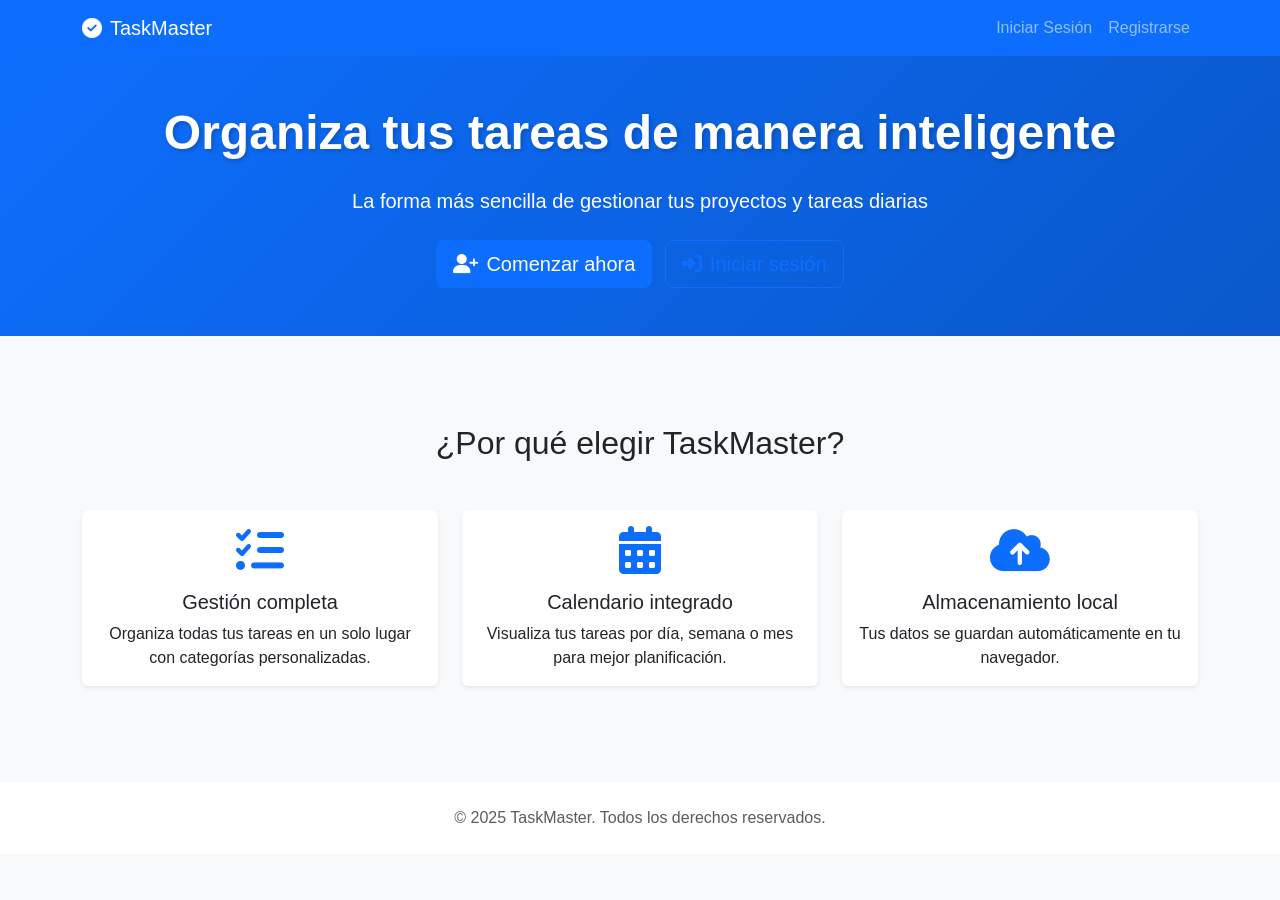
<file: index.html>
<!-- index.html -->
<!DOCTYPE html>
<html lang="es">
<head>
    <meta charset="UTF-8">
    <meta name="viewport" content="width=device-width, initial-scale=1.0">
    <title>TaskMaster - Gestor de Tareas</title>
    <!-- Bootstrap CSS -->
    <link href="https://cdn.jsdelivr.net/npm/bootstrap@5.3.2/dist/css/bootstrap.min.css" rel="stylesheet">
    <!-- Font Awesome para iconos -->
    <link rel="stylesheet" href="https://cdnjs.cloudflare.com/ajax/libs/font-awesome/6.4.2/css/all.min.css">
    <!-- Estilos personalizados -->
    <link rel="stylesheet" href="css/styles.css">
</head>
<body class="bg-light">
    <!-- Navbar -->
    <nav class="navbar navbar-expand-lg navbar-dark bg-primary">
        <div class="container">
            <a class="navbar-brand" href="index.html">
                <i class="fas fa-check-circle me-2"></i>TaskMaster
            </a>
            <div class="navbar-nav ms-auto">
                <a class="nav-link" href="login.html">Iniciar Sesión</a>
                <a class="nav-link" href="register.html">Registrarse</a>
            </div>
        </div>
    </nav>

    <!-- Hero Section -->
    <header class="hero-section py-5">
        <div class="container text-center">
            <h1 class="display-4 fw-bold mb-4">Organiza tus tareas de manera inteligente</h1>
            <p class="lead mb-4">La forma más sencilla de gestionar tus proyectos y tareas diarias</p>
            <a href="register.html" class="btn btn-primary btn-lg me-2">
                <i class="fas fa-user-plus me-2"></i>Comenzar ahora
            </a>
            <a href="login.html" class="btn btn-outline-primary btn-lg">
                <i class="fas fa-sign-in-alt me-2"></i>Iniciar sesión
            </a>
        </div>
    </header>

    <!-- Características -->
    <section class="features py-5">
        <div class="container">
            <h2 class="text-center mb-5">¿Por qué elegir TaskMaster?</h2>
            <div class="row g-4">
                <div class="col-md-4">
                    <div class="card h-100 border-0 shadow-sm">
                        <div class="card-body text-center">
                            <i class="fas fa-tasks fa-3x text-primary mb-3"></i>
                            <h5 class="card-title">Gestión completa</h5>
                            <p class="card-text">Organiza todas tus tareas en un solo lugar con categorías personalizadas.</p>
                        </div>
                    </div>
                </div>
                <div class="col-md-4">
                    <div class="card h-100 border-0 shadow-sm">
                        <div class="card-body text-center">
                            <i class="fas fa-calendar-alt fa-3x text-primary mb-3"></i>
                            <h5 class="card-title">Calendario integrado</h5>
                            <p class="card-text">Visualiza tus tareas por día, semana o mes para mejor planificación.</p>
                        </div>
                    </div>
                </div>
                <div class="col-md-4">
                    <div class="card h-100 border-0 shadow-sm">
                        <div class="card-body text-center">
                            <i class="fas fa-cloud-upload-alt fa-3x text-primary mb-3"></i>
                            <h5 class="card-title">Almacenamiento local</h5>
                            <p class="card-text">Tus datos se guardan automáticamente en tu navegador.</p>
                        </div>
                    </div>
                </div>
            </div>
        </div>
    </section>

    <!-- Footer -->
    <footer class="bg-white py-4 mt-5">
        <div class="container text-center">
            <p class="mb-0 text-muted">© 2025 TaskMaster. Todos los derechos reservados.</p>
        </div>
    </footer>

    <!-- Bootstrap JS -->
    <script src="https://cdn.jsdelivr.net/npm/bootstrap@5.3.2/dist/js/bootstrap.bundle.min.js"></script>
</body>
</html>
</file>
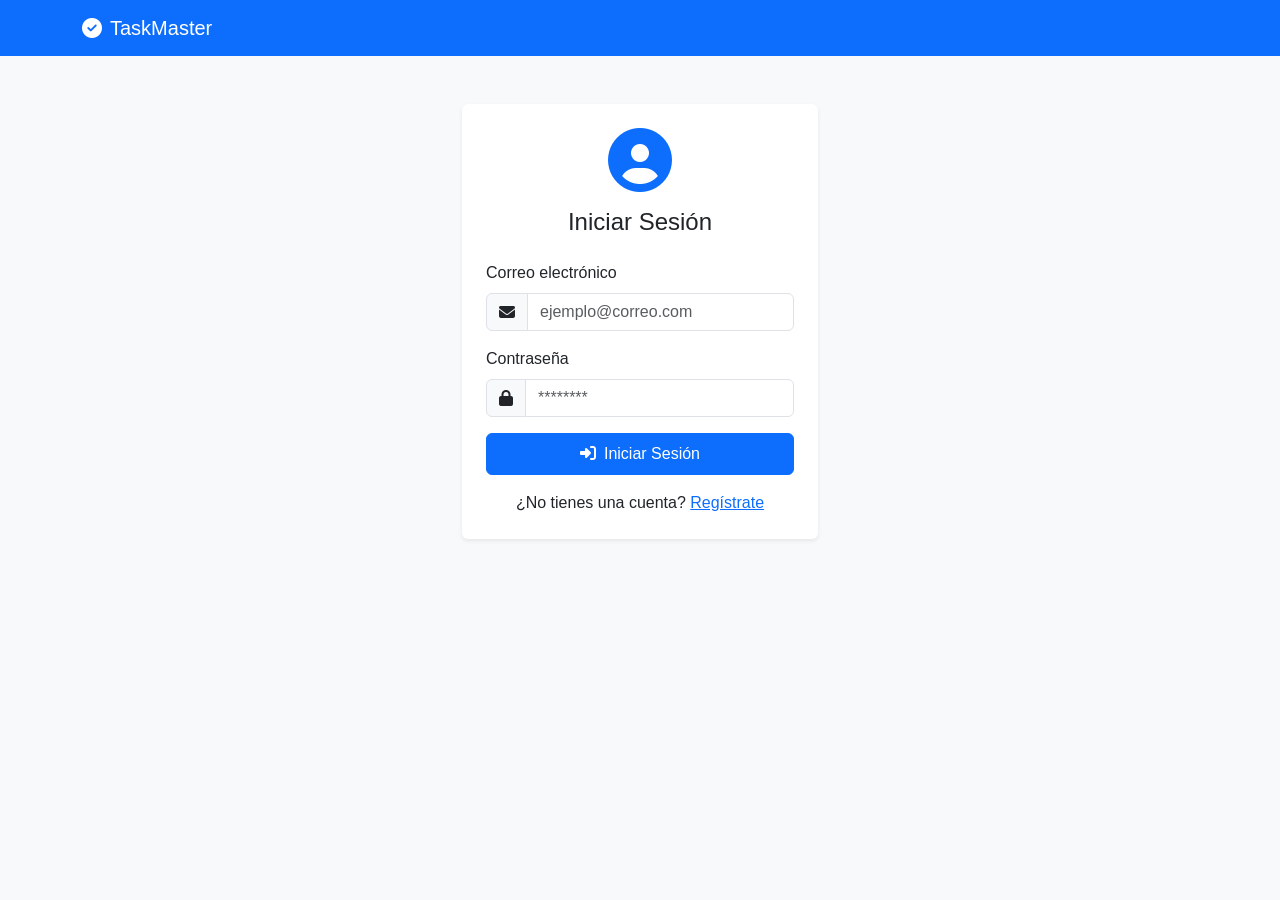
<file: login.html>
<!-- login.html -->
<!DOCTYPE html>
<html lang="es">
<head>
    <meta charset="UTF-8">
    <meta name="viewport" content="width=device-width, initial-scale=1.0">
    <title>Iniciar Sesión - TaskMaster</title>
    <!-- Bootstrap CSS -->
    <link href="https://cdn.jsdelivr.net/npm/bootstrap@5.3.2/dist/css/bootstrap.min.css" rel="stylesheet">
    <!-- Font Awesome -->
    <link rel="stylesheet" href="https://cdnjs.cloudflare.com/ajax/libs/font-awesome/6.4.2/css/all.min.css">
    <!-- Estilos personalizados -->
    <link rel="stylesheet" href="css/styles.css">
</head>
<body class="bg-light">
    <!-- Navbar -->
    <nav class="navbar navbar-expand-lg navbar-dark bg-primary">
        <div class="container">
            <a class="navbar-brand" href="index.html">
                <i class="fas fa-check-circle me-2"></i>TaskMaster
            </a>
        </div>
    </nav>

    <!-- Login Form -->
    <div class="container py-5">
        <div class="row justify-content-center">
            <div class="col-md-6 col-lg-4">
                <div class="card border-0 shadow-sm">
                    <div class="card-body p-4">
                        <div class="text-center mb-4">
                            <i class="fas fa-user-circle fa-4x text-primary"></i>
                            <h4 class="mt-3">Iniciar Sesión</h4>
                        </div>

                        <!-- Mensaje de alerta -->
                        <div id="mensajeAlerta" class="alert d-none" role="alert"></div>

                        <form id="loginForm">
                            <div class="mb-3">
                                <label for="email" class="form-label">Correo electrónico</label>
                                <div class="input-group">
                                    <span class="input-group-text"><i class="fas fa-envelope"></i></span>
                                    <input type="email" class="form-control" id="email" placeholder="ejemplo@correo.com" required>
                                </div>
                            </div>

                            <div class="mb-3">
                                <label for="password" class="form-label">Contraseña</label>
                                <div class="input-group">
                                    <span class="input-group-text"><i class="fas fa-lock"></i></span>
                                    <input type="password" class="form-control" id="password" placeholder="********" required>
                                </div>
                            </div>

                            <button type="submit" class="btn btn-primary w-100 py-2">
                                <i class="fas fa-sign-in-alt me-2"></i>Iniciar Sesión
                            </button>
                        </form>

                        <div class="text-center mt-3">
                            <p class="mb-0">¿No tienes una cuenta? <a href="register.html" class="text-primary">Regístrate</a></p>
                        </div>
                    </div>
                </div>
            </div>
        </div>
    </div>

    <!-- Scripts -->
    <script src="js/localStorage.js"></script>
    <script src="js/auth/login.js"></script>
</body>
</html>
</file>
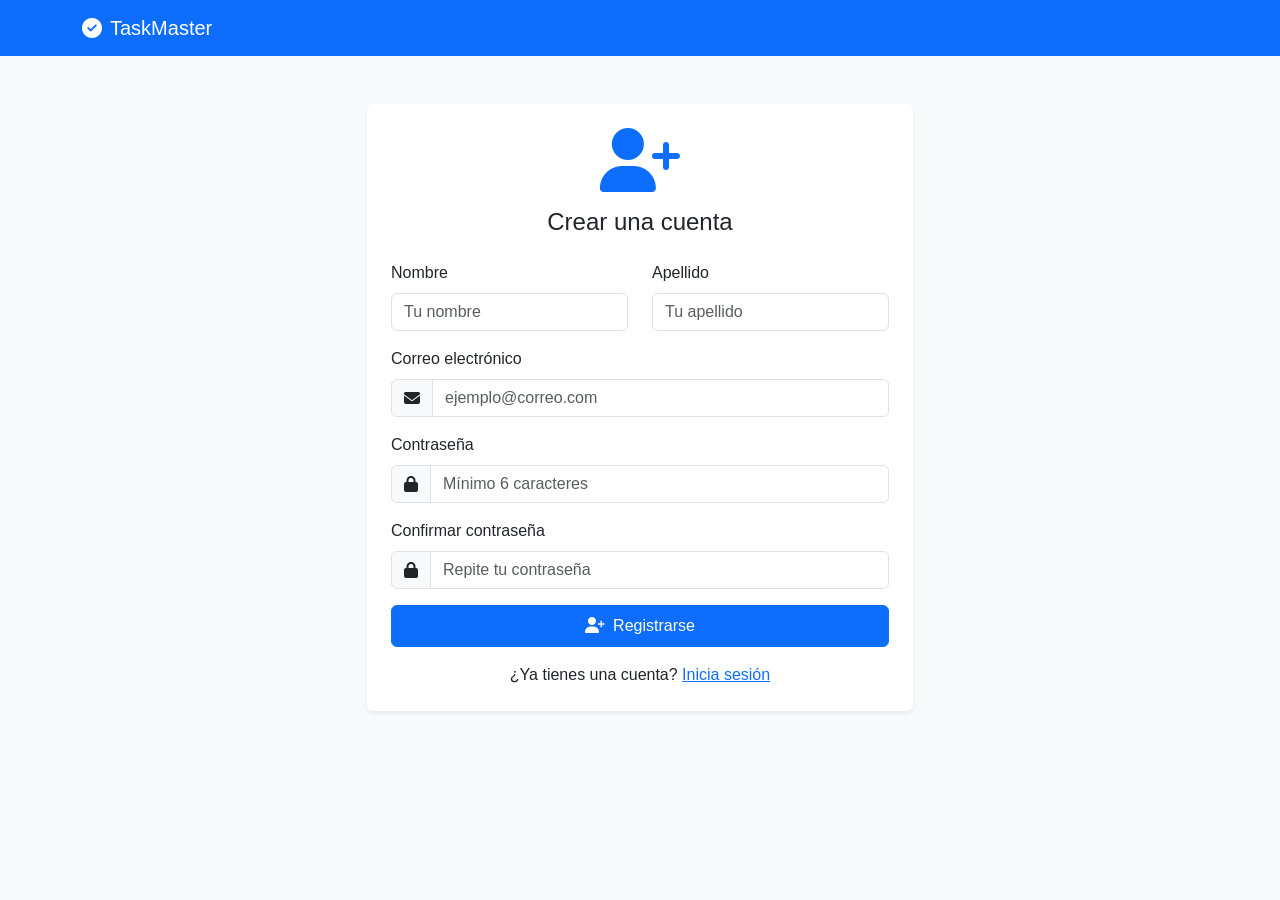
<file: register.html>
<!-- register.html -->
<!DOCTYPE html>
<html lang="es">
<head>
    <meta charset="UTF-8">
    <meta name="viewport" content="width=device-width, initial-scale=1.0">
    <title>Registro - TaskMaster</title>
    <!-- Bootstrap CSS -->
    <link href="https://cdn.jsdelivr.net/npm/bootstrap@5.3.2/dist/css/bootstrap.min.css" rel="stylesheet">
    <!-- Font Awesome -->
    <link rel="stylesheet" href="https://cdnjs.cloudflare.com/ajax/libs/font-awesome/6.4.2/css/all.min.css">
    <!-- Estilos personalizados -->
    <link rel="stylesheet" href="css/styles.css">
</head>
<body class="bg-light">
    <!-- Navbar -->
    <nav class="navbar navbar-expand-lg navbar-dark bg-primary">
        <div class="container">
            <a class="navbar-brand" href="index.html">
                <i class="fas fa-check-circle me-2"></i>TaskMaster
            </a>
        </div>
    </nav>

    <!-- Register Form -->
    <div class="container py-5">
        <div class="row justify-content-center">
            <div class="col-md-8 col-lg-6">
                <div class="card border-0 shadow-sm">
                    <div class="card-body p-4">
                        <div class="text-center mb-4">
                            <i class="fas fa-user-plus fa-4x text-primary"></i>
                            <h4 class="mt-3">Crear una cuenta</h4>
                        </div>

                        <!-- Mensaje de alerta -->
                        <div id="mensajeAlerta" class="alert d-none" role="alert"></div>

                        <form id="registerForm">
                            <div class="row">
                                <div class="col-md-6 mb-3">
                                    <label for="nombre" class="form-label">Nombre</label>
                                    <input type="text" class="form-control" id="nombre" placeholder="Tu nombre" required>
                                </div>
                                <div class="col-md-6 mb-3">
                                    <label for="apellido" class="form-label">Apellido</label>
                                    <input type="text" class="form-control" id="apellido" placeholder="Tu apellido" required>
                                </div>
                            </div>

                            <div class="mb-3">
                                <label for="email" class="form-label">Correo electrónico</label>
                                <div class="input-group">
                                    <span class="input-group-text"><i class="fas fa-envelope"></i></span>
                                    <input type="email" class="form-control" id="email" placeholder="ejemplo@correo.com" required>
                                </div>
                            </div>

                            <div class="mb-3">
                                <label for="password" class="form-label">Contraseña</label>
                                <div class="input-group">
                                    <span class="input-group-text"><i class="fas fa-lock"></i></span>
                                    <input type="password" class="form-control" id="password" placeholder="Mínimo 6 caracteres" required>
                                </div>
                            </div>

                            <div class="mb-3">
                                <label for="confirmPassword" class="form-label">Confirmar contraseña</label>
                                <div class="input-group">
                                    <span class="input-group-text"><i class="fas fa-lock"></i></span>
                                    <input type="password" class="form-control" id="confirmPassword" placeholder="Repite tu contraseña" required>
                                </div>
                            </div>

                            <button type="submit" class="btn btn-primary w-100 py-2">
                                <i class="fas fa-user-plus me-2"></i>Registrarse
                            </button>
                        </form>

                        <div class="text-center mt-3">
                            <p class="mb-0">¿Ya tienes una cuenta? <a href="login.html" class="text-primary">Inicia sesión</a></p>
                        </div>
                    </div>
                </div>
            </div>
        </div>
    </div>

    <!-- Scripts -->
    <script src="js/localStorage.js"></script>
    <script src="js/auth/login.js"></script>
</body>
</html>
</file>
<file: css/styles.css>
/* css/styles.css */

/* Estilos generales */
:root {
    --primary-color: #0d6efd;
    --secondary-color: #6c757d;
    --success-color: #198754;
    --danger-color: #dc3545;
    --warning-color: #ffc107;
    --info-color: #0dcaf0;
}

body {
    font-family: -apple-system, BlinkMacSystemFont, 'Segoe UI', Roboto, 'Helvetica Neue', Arial, sans-serif;
    min-height: 100vh;
    display: flex;
    flex-direction: column;
}

/* Hero section */
.hero-section {
    background: linear-gradient(135deg, var(--primary-color) 0%, #0a58ca 100%);
    color: white;
    padding: 80px 0;
    margin-bottom: 40px;
}

.hero-section h1 {
    font-size: 3rem;
    font-weight: 700;
    text-shadow: 2px 2px 4px rgba(0,0,0,0.2);
}

/* Cards de características */
.features .card {
    transition: transform 0.3s ease;
}

.features .card:hover {
    transform: translateY(-5px);
}

/* Estilos para tareas */
.task-item {
    border-left: 4px solid transparent;
    transition: all 0.3s ease;
}

.task-item:hover {
    background-color: #f8f9fa;
}

.task-item.importante {
    border-left-color: var(--danger-color);
}

.task-item.completada {
    opacity: 0.7;
    text-decoration: line-through;
}

/* Categorías en la barra lateral */
.category-item {
    display: flex;
    justify-content: space-between;
    align-items: center;
    padding: 8px 12px;
    border-radius: 6px;
    margin-bottom: 4px;
    cursor: pointer;
    transition: background-color 0.2s ease;
}

.category-item:hover {
    background-color: #e9ecef;
}

.category-item.active {
    background-color: var(--primary-color);
    color: white;
}

.category-item .badge {
    font-size: 0.75rem;
    padding: 4px 8px;
}

/* Responsive para mobile según diseño */
@media (max-width: 768px) {
    .hero-section h1 {
        font-size: 2rem;
    }
    
    .hero-section {
        padding: 40px 0;
    }
    
    /* Adaptación para diseño mobile */
    .container-fluid {
        padding-left: 10px;
        padding-right: 10px;
    }
    
    .task-item .task-time {
        font-size: 0.8rem;
    }
    
    /* Simular el diseño de 9:41 del mobile */
    .navbar-brand {
        font-size: 1.1rem;
    }
}

/* Estilo para el contador de tareas */
.tasks-progress {
    background-color: #e9ecef;
    border-radius: 4px;
    height: 4px;
    margin: 10px 0;
}

.tasks-progress-bar {
    background-color: var(--primary-color);
    height: 100%;
    border-radius: 4px;
    transition: width 0.3s ease;
}

/* Animaciones */
@keyframes fadeIn {
    from {
        opacity: 0;
        transform: translateY(10px);
    }
    to {
        opacity: 1;
        transform: translateY(0);
    }
}

.fade-in {
    animation: fadeIn 0.3s ease;
}

/* Scrollbar personalizado */
::-webkit-scrollbar {
    width: 8px;
    height: 8px;
}

::-webkit-scrollbar-track {
    background: #f1f1f1;
    border-radius: 4px;
}

::-webkit-scrollbar-thumb {
    background: var(--secondary-color);
    border-radius: 4px;
}

::-webkit-scrollbar-thumb:hover {
    background: var(--primary-color);
}

/* Footer */
footer {
    margin-top: auto;
}
</file>
